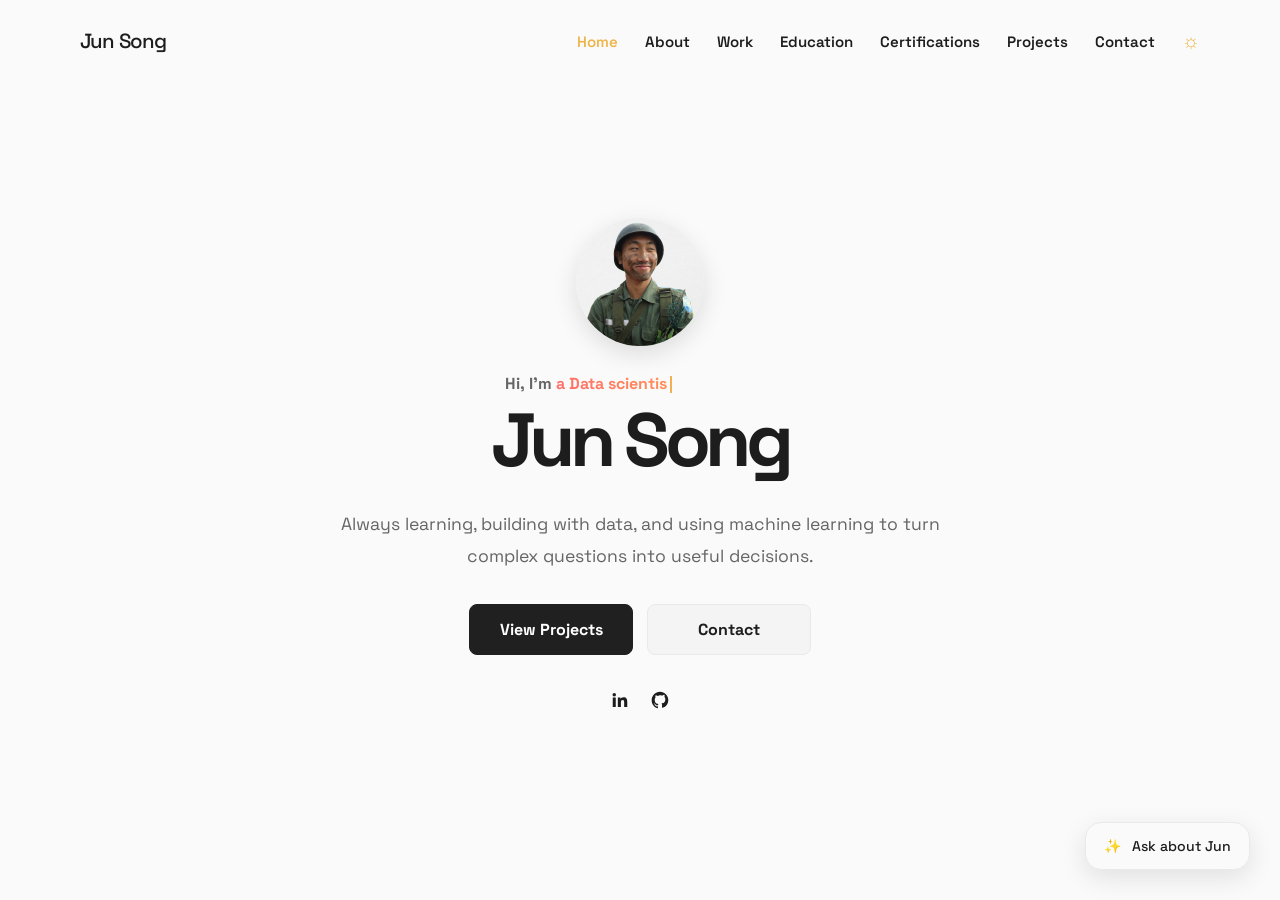
<file: index.html>
<!DOCTYPE html>
<html lang="en">
  <head>
    <meta charset="utf-8">
    <meta name="viewport" content="width=device-width, initial-scale=1">
    <title>Jun Song | Data Scientist</title>
    <link rel="stylesheet" href="style.css">
    <link rel="stylesheet" href="chat.css">
  </head>
  <body>
    <div class="shell">
      <header class="site-header">
        <a class="brand" href="index.html">Jun Song</a>
        <nav class="nav" aria-label="Primary navigation">
          <a href="index.html">Home</a>
          <a href="about.html">About</a>
          <a href="work.html">Work</a>
          <a href="education.html">Education</a>
          <a href="certifications.html">Certifications</a>
          <a href="projects.html">Projects</a>
          <button class="nav-contact" type="button">Contact</button>
          <button class="theme-toggle" type="button" aria-label="Toggle color theme">☼</button>
        </nav>
      </header>

      <main class="hero">
        <button class="portrait-button" type="button" aria-label="Enlarge Jun Song portrait">
          <img class="portrait" src="assets/profile.jpeg" alt="Jun Song">
        </button>
        <section class="hero-content" aria-labelledby="hero-name">
          <p class="eyebrow">Hi, I’m <span id="typed-greeting">a Data scientist</span></p>
          <h1 id="hero-name">Jun Song</h1>
          <p class="lede">Always learning, building with data, and using machine learning to turn complex questions into useful decisions.</p>
          <div class="actions">
            <a class="button primary" href="projects.html">View Projects</a>
            <button class="button contact-trigger" type="button">Contact</button>
          </div>
          <div class="social" aria-label="Jun Song’s links">
            <a href="https://www.linkedin.com/in/junchangsong" target="_blank" rel="noopener noreferrer" aria-label="LinkedIn profile (opens in a new tab)">
              <svg viewBox="0 0 24 24" aria-hidden="true"><path d="M5.1 3.5a2.1 2.1 0 1 1 0 4.2 2.1 2.1 0 0 1 0-4.2ZM3.3 9h3.6v11.5H3.3V9Zm5.8 0h3.4v1.6h.1c.5-.9 1.7-2 3.6-2 3.8 0 4.5 2.5 4.5 5.8v6.1H17v-5.4c0-1.3 0-3-1.8-3-1.8 0-2.1 1.4-2.1 2.9v5.5H9.4V9Z" fill="currentColor"/></svg>
            </a>
            <a href="https://github.com/jspear01?tab=repositories" target="_blank" rel="noopener noreferrer" aria-label="GitHub repositories (opens in a new tab)">
              <svg viewBox="0 0 24 24" aria-hidden="true"><path fill="currentColor" d="M12 2C6.48 2 2 6.58 2 12.23c0 4.52 2.87 8.36 6.84 9.72.5.1.68-.22.68-.49 0-.24-.01-1.04-.01-1.89-2.78.62-3.37-1.21-3.37-1.21-.45-1.18-1.11-1.49-1.11-1.49-.91-.64.07-.63.07-.63 1 .08 1.53 1.05 1.53 1.05.9 1.57 2.35 1.12 2.92.86.09-.67.35-1.12.64-1.38-2.22-.26-4.56-1.14-4.56-5.05 0-1.12.39-2.03 1.03-2.75-.1-.26-.45-1.31.1-2.73 0 0 .84-.27 2.75 1.05A9.3 9.3 0 0 1 12 6.44c.85 0 1.7.12 2.5.34 1.91-1.32 2.75-1.05 2.75-1.05.55 1.42.2 2.47.1 2.73.64.72 1.03 1.63 1.03 2.75 0 3.92-2.35 4.78-4.58 5.04.36.32.68.92.68 1.86 0 1.34-.01 2.42-.01 2.75 0 .27.18.6.69.49A10.25 10.25 0 0 0 22 12.23C22 6.58 17.52 2 12 2Z"/></svg>
            </a>
          </div>
        </section>
      </main>
    </div>

    <div class="modal" id="photo-modal" aria-hidden="true">
      <div class="modal-card photo-card">
        <button class="close-modal" type="button" aria-label="Close">×</button>
        <img src="assets/profile.jpeg" alt="Jun Song">
      </div>
    </div>

    <div class="modal" id="contact-modal" aria-hidden="true">
      <div class="modal-card">
        <button class="close-modal" type="button" aria-label="Close">×</button>
        <p class="eyebrow">Contact</p>
        <h2>Let’s build something useful.</h2>
        <div class="contact-options">
          <button class="copy-email" type="button"><strong>Email</strong><span>junchangsong0@gmail.com</span></button>
          <a href="https://www.linkedin.com/in/junchangsong" target="_blank" rel="noopener noreferrer" aria-label="LinkedIn (opens in a new tab)"><strong>LinkedIn</strong><span>Connect professionally</span></a>
          <a href="tel:7706701138"><strong>Phone</strong><span>770-670-1138</span></a>
        </div>
      </div>
    </div>

    <button class="assistant-prompt" type="button" aria-haspopup="dialog" aria-controls="jun-chat"><span>✨</span><span>Ask about Jun</span></button>
    <dialog id="jun-chat" aria-labelledby="chat-title">
      <header class="chat-heading"><div><h2 id="chat-title">Jun’s assistant</h2><p>Get to know the person behind the portfolio.</p></div><button id="chat-close" type="button" aria-label="Close chat">×</button></header>
      <div id="chat-messages" role="log" aria-live="polite" aria-label="Chat messages"></div>
      <div id="chat-topics" aria-label="Suggested questions"></div>
      <form id="chat-form"><label for="chat-question">Your question</label><div class="chat-input-row"><input id="chat-question" maxlength="600" required placeholder="What does Jun work on?" autocomplete="off"><button type="submit">Send</button></div></form>
      <label class="chat-consent"><input id="chat-ai" type="checkbox"> Use AI when a saved answer doesn’t match</label>
      <p class="chat-privacy">AI questions are sent to Cloudflare and Groq. Don’t include sensitive information. AI can make mistakes. Chat history stays in this tab and is not sent with your next question.</p>
      <p id="chat-status" role="status"></p>
    </dialog>
    <script src="script.js"></script>
    <script src="chat-config.js"></script>
    <script src="chat-knowledge.js"></script>
    <script src="chat.js"></script>
  </body>
</html>
</file>
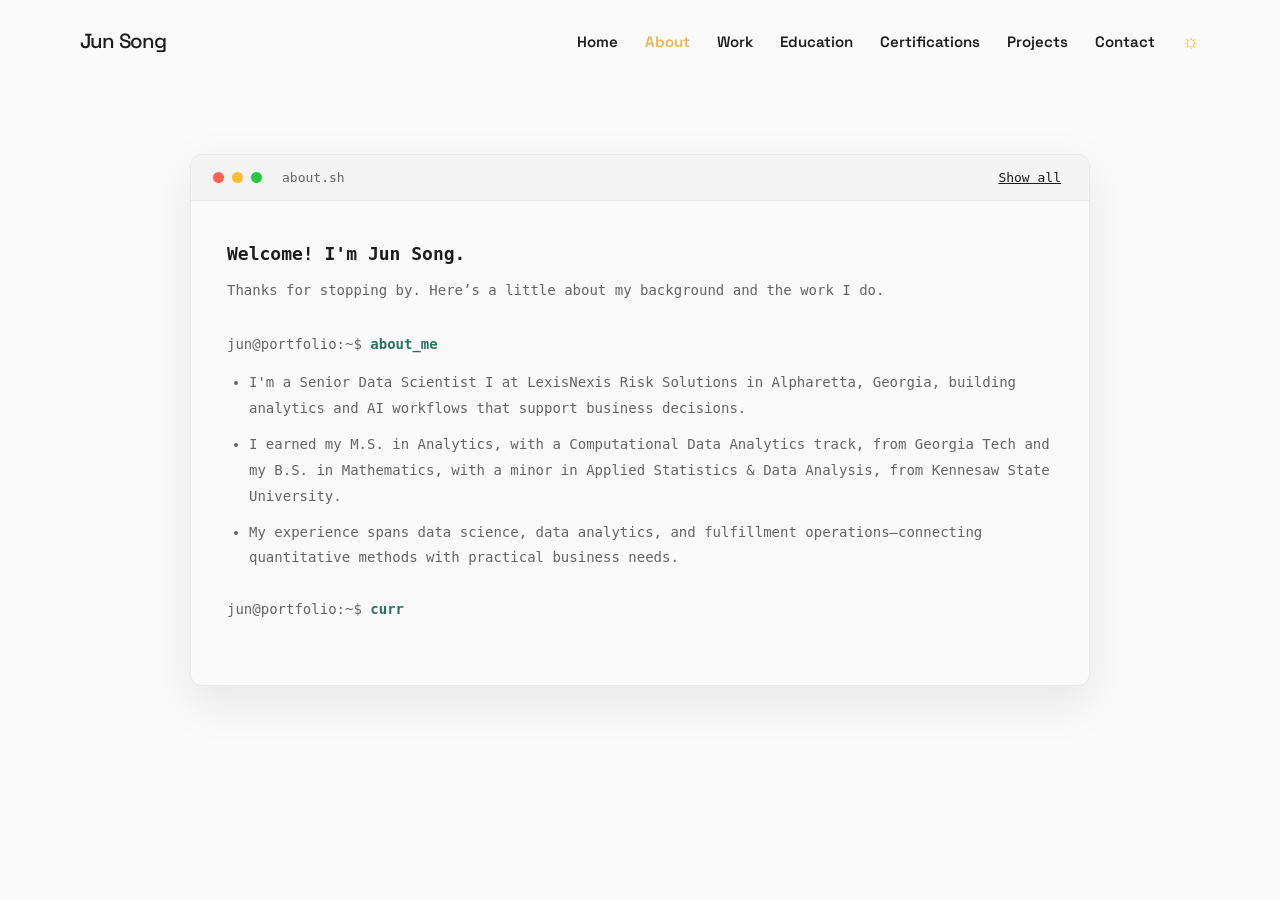
<file: about.html>
<!doctype html>
<html lang="en">
<head>
  <meta charset="utf-8">
  <meta name="viewport" content="width=device-width,initial-scale=1">
  <title>About | Jun Song</title>
  <link rel="stylesheet" href="style.css">
  <link rel="stylesheet" href="about.css">
</head>
<body>
  <div class="shell">
    <header class="site-header">
      <a class="brand" href="index.html">Jun Song</a>
      <nav class="nav" aria-label="Primary navigation">
        <a href="index.html">Home</a><a href="about.html">About</a><a href="work.html">Work</a><a href="education.html">Education</a><a href="certifications.html">Certifications</a><a href="projects.html">Projects</a><a href="contact.html">Contact</a>
      </nav>
    </header>
    <main class="about-page">
      <section class="about-terminal" aria-label="About Jun Song">
        <div class="terminal-bar">
          <span class="terminal-dots" aria-hidden="true"><i></i><i></i><i></i></span>
          <span>about.sh</span>
          <button id="show-about" type="button" hidden>Show all</button>
        </div>
        <div class="terminal-copy">
          <h1>Welcome! I'm Jun Song.</h1>
          <p class="terminal-welcome">Thanks for stopping by. Here’s a little about my background and the work I do.</p>
          <section class="terminal-step">
            <h2><span aria-hidden="true">jun@portfolio:~$ </span><span class="typed-command">about_me</span></h2>
            <ul>
              <li>I'm a Senior Data Scientist I at LexisNexis Risk Solutions in Alpharetta, Georgia, building analytics and AI workflows that support business decisions.</li>
              <li>I earned my M.S. in Analytics, with a Computational Data Analytics track, from Georgia Tech and my B.S. in Mathematics, with a minor in Applied Statistics &amp; Data Analysis, from Kennesaw State University.</li>
              <li>My experience spans data science, data analytics, and fulfillment operations—connecting quantitative methods with practical business needs.</li>
            </ul>
          </section>
          <section class="terminal-step">
            <h2><span aria-hidden="true">jun@portfolio:~$ </span><span class="typed-command">current_strengths</span></h2>
            <ul>
              <li><strong>Analytics &amp; AI:</strong> statistical testing, econometric modeling, causal inference, predictive and prescriptive analytics, deep learning with PyTorch, and generative AI with LLMs.</li>
              <li><strong>Programming &amp; data:</strong> Python, R, advanced SQL, PySpark, Azure, Databricks, modular code design, and Git/GitLab.</li>
              <li><strong>Business communication:</strong> Power BI, Streamlit, Tableau, interactive dashboards, executive reporting, and translating complex findings into actionable insights.</li>
            </ul>
          </section>
          <section class="terminal-step">
            <h2><span aria-hidden="true">jun@portfolio:~$ </span><span class="typed-command">work_in_action</span></h2>
            <ul>
              <li>Deploying an LLM-driven document review workflow and using statistical testing to evaluate algorithmic fairness.</li>
              <li>Automated data extraction that reduced manual processing from 3 hours to 3 minutes.</li>
              <li>Applied modeling and statistical analysis to fulfillment operations, reducing total project operating costs by 20%.</li>
            </ul>
          </section>
          <p class="terminal-signoff">Explore my <a href="work.html">work experience</a> or <a href="contact.html">get in touch</a>.<span class="terminal-cursor" aria-hidden="true">▌</span></p>
        </div>
      </section>
    </main>
  </div>
  <script src="script.js"></script>
  <script src="about.js"></script>
</body>
</html>
</file>
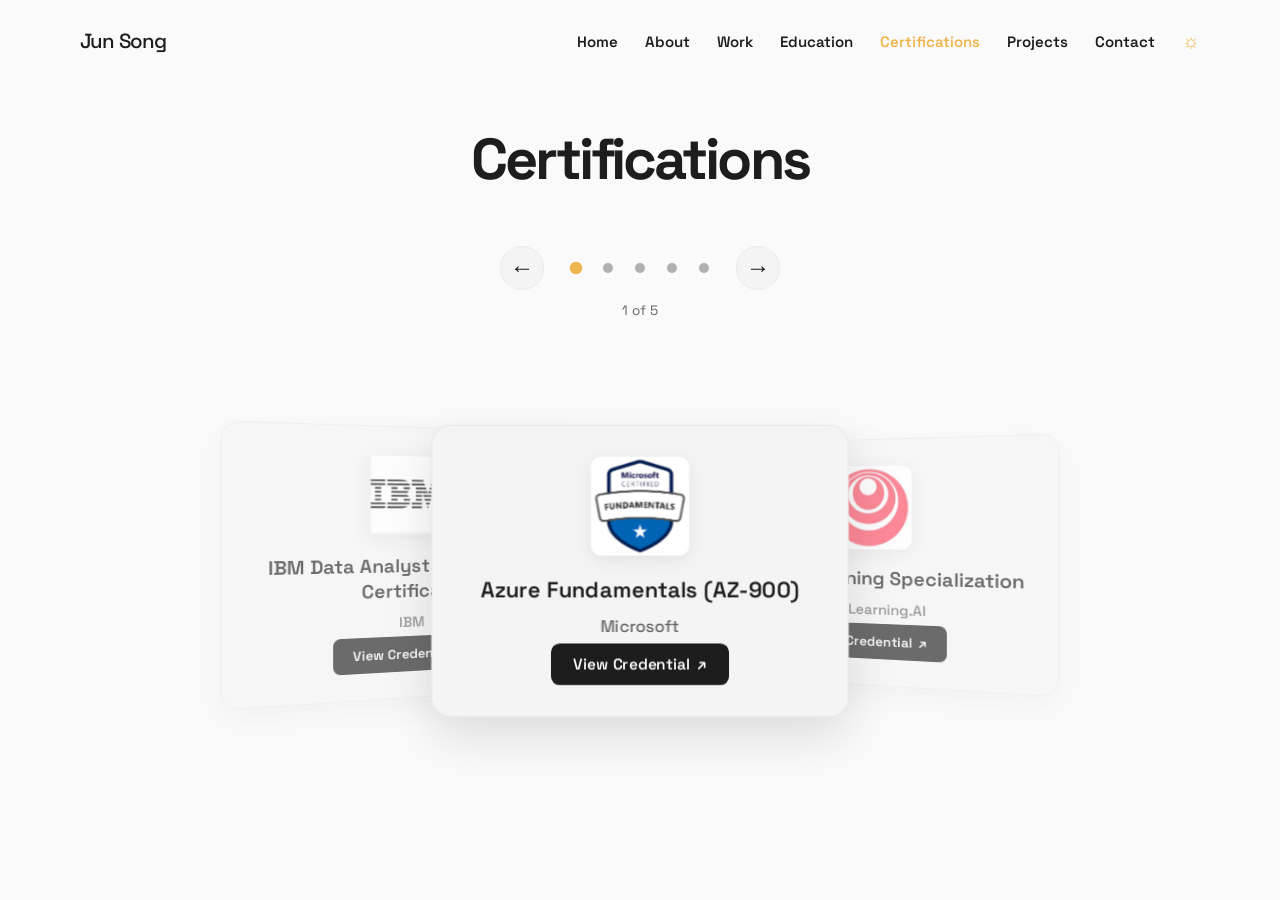
<file: certifications.html>
<!doctype html>
<html lang="en">
<head>
  <meta charset="utf-8">
  <meta name="viewport" content="width=device-width,initial-scale=1">
  <title>Certifications | Jun Song</title>
  <link rel="stylesheet" href="style.css">
  <link rel="stylesheet" href="certifications.css">
</head>
<body>
  <div class="shell">
    <header class="site-header">
      <a class="brand" href="index.html">Jun Song</a>
      <nav class="nav" aria-label="Primary navigation">
        <a href="index.html">Home</a><a href="about.html">About</a><a href="work.html">Work</a><a href="education.html">Education</a><a href="certifications.html">Certifications</a><a href="projects.html">Projects</a><a href="contact.html">Contact</a>
      </nav>
    </header>
    <main class="certifications-page">
      <h1>Certifications</h1>
      <section class="certifications-carousel" aria-label="Professional certifications" aria-roledescription="carousel">
        <div class="carousel-controls">
          <button class="carousel-arrow" type="button" data-step="-1" aria-label="Previous certification"><span aria-hidden="true">←</span></button>
          <div class="carousel-navigation" role="group" aria-label="Choose a certification"></div>
          <button class="carousel-arrow" type="button" data-step="1" aria-label="Next certification"><span aria-hidden="true">→</span></button>
        </div>
        <p class="carousel-status" aria-live="polite" aria-atomic="true"></p>
        <div class="certifications-track" tabindex="0">
          <!-- Cards populated and managed by certifications.js -->
        </div>
      </section>
    </main>
  </div>
  <script src="script.js"></script>
  <script src="certifications.js"></script>
</body>
</html>
</file>
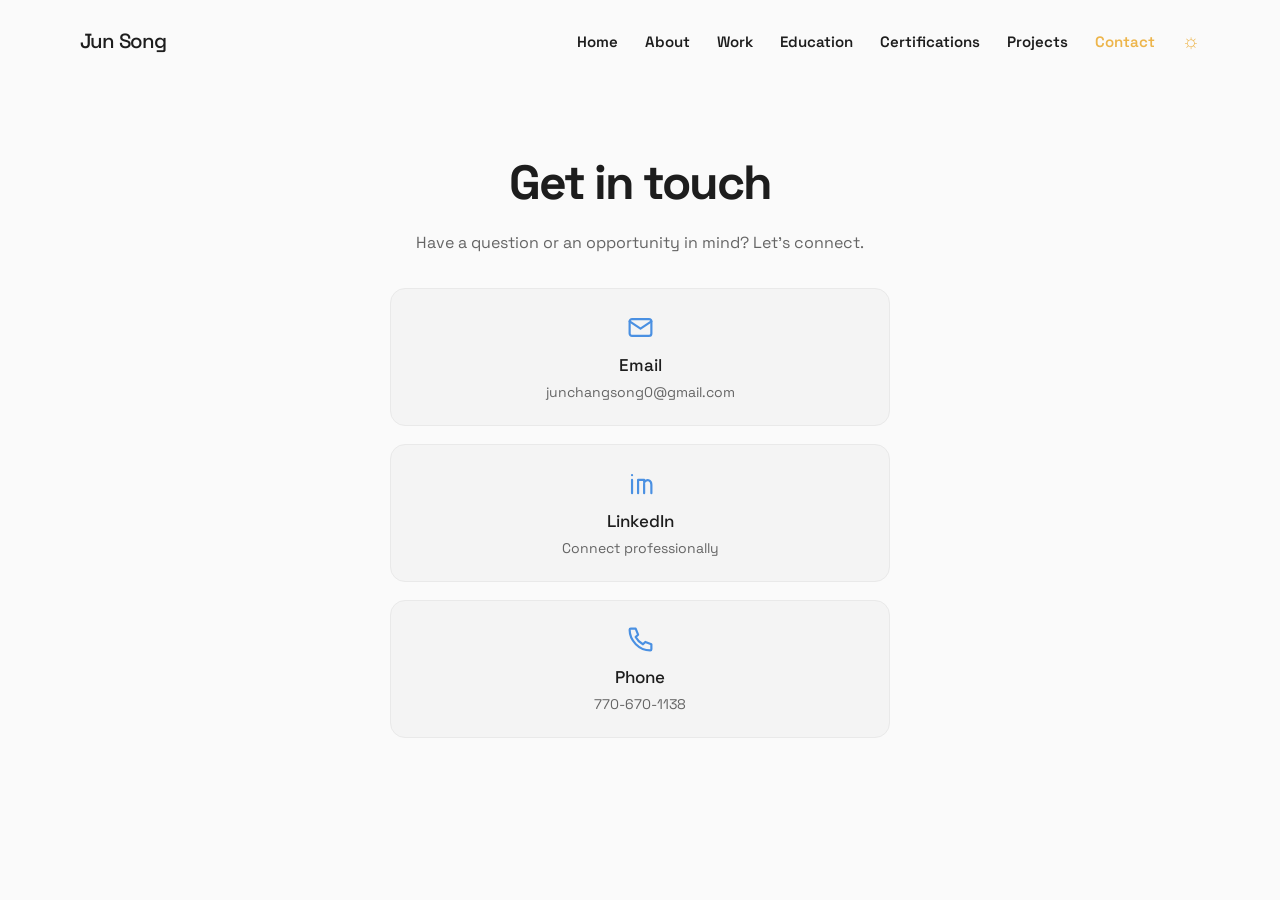
<file: contact.html>
<!doctype html>
<html lang="en">
<head>
  <meta charset="utf-8">
  <meta name="viewport" content="width=device-width,initial-scale=1">
  <title>Contact | Jun Song</title>
  <link rel="stylesheet" href="style.css">
</head>
<body>
  <div class="shell">
    <header class="site-header">
      <a class="brand" href="index.html">Jun Song</a>
      <nav class="nav" aria-label="Primary navigation">
        <a href="index.html">Home</a><a href="about.html">About</a><a href="work.html">Work</a><a href="education.html">Education</a><a href="certifications.html">Certifications</a><a href="projects.html">Projects</a><a href="contact.html">Contact</a>
      </nav>
    </header>
    <main class="contact-page">
      <h1>Get in touch</h1>
      <p>Have a question or an opportunity in mind? Let’s connect.</p>
      <div class="contact-methods contact-page-options"></div>
      <noscript><p><a href="mailto:junchangsong0@gmail.com">Email Jun</a> · <a href="https://www.linkedin.com/in/junchangsong" target="_blank" rel="noopener noreferrer">LinkedIn</a> · <a href="tel:+17706701138">770-670-1138</a></p></noscript>
    </main>
  </div>
  <script src="script.js"></script>
</body>
</html>
</file>
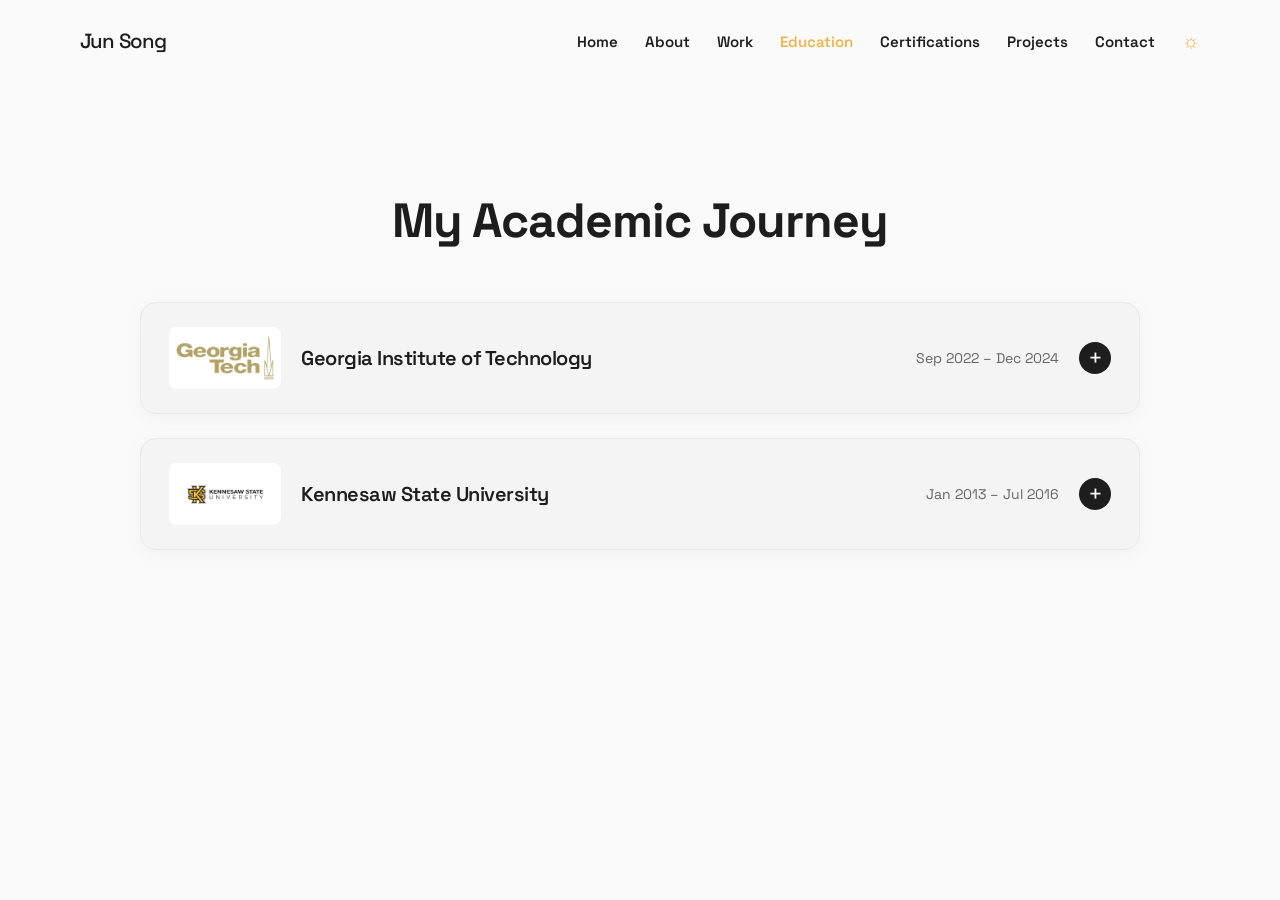
<file: education.html>
<!doctype html>
<html lang="en">
<head>
  <meta charset="utf-8">
  <meta name="viewport" content="width=device-width,initial-scale=1">
  <title>Education | Jun Song</title>
  <link rel="stylesheet" href="style.css">
  <link rel="stylesheet" href="education.css">
</head>
<body>
  <div class="shell">
    <header class="site-header">
      <a class="brand" href="index.html">Jun Song</a>
      <nav class="nav" aria-label="Primary navigation">
        <a href="index.html">Home</a><a href="about.html">About</a><a href="work.html">Work</a><a href="education.html">Education</a><a href="certifications.html">Certifications</a><a href="projects.html">Projects</a><a href="contact.html">Contact</a>
      </nav>
    </header>
    <main class="education-page">
      <h1>My Academic Journey</h1>
      <div class="education-list">
        <details class="education-card">
          <summary>
            <img class="university-logo" src="assets/georgia-tech.png" alt="Georgia Tech logo">
            <span class="university-name">Georgia Institute of Technology</span>
            <span class="education-date">Sep 2022 – Dec 2024</span>
            <span class="education-toggle" aria-hidden="true">+</span>
          </summary>
          <div class="education-content">
            <p class="education-location">Atlanta, GA</p>
            <h2>Master of Science in Analytics</h2>
            <p>Track: Computational Data Analytics</p>
            <p class="education-gpa">GPA: 3.83</p>
          </div>
        </details>
        <details class="education-card">
          <summary>
            <img class="university-logo" src="assets/kennesaw-state.png" alt="Kennesaw State University logo">
            <span class="university-name">Kennesaw State University</span>
            <span class="education-date">Jan 2013 – Jul 2016</span>
            <span class="education-toggle" aria-hidden="true">+</span>
          </summary>
          <div class="education-content">
            <p class="education-location">Kennesaw, GA</p>
            <h2>Bachelor of Science in Mathematics</h2>
            <p>Minor: Applied Statistics &amp; Data Analysis</p>
            <p class="education-gpa">GPA: 3.94</p>
          </div>
        </details>
      </div>
    </main>
  </div>
  <script src="script.js"></script>
</body>
</html>
</file>
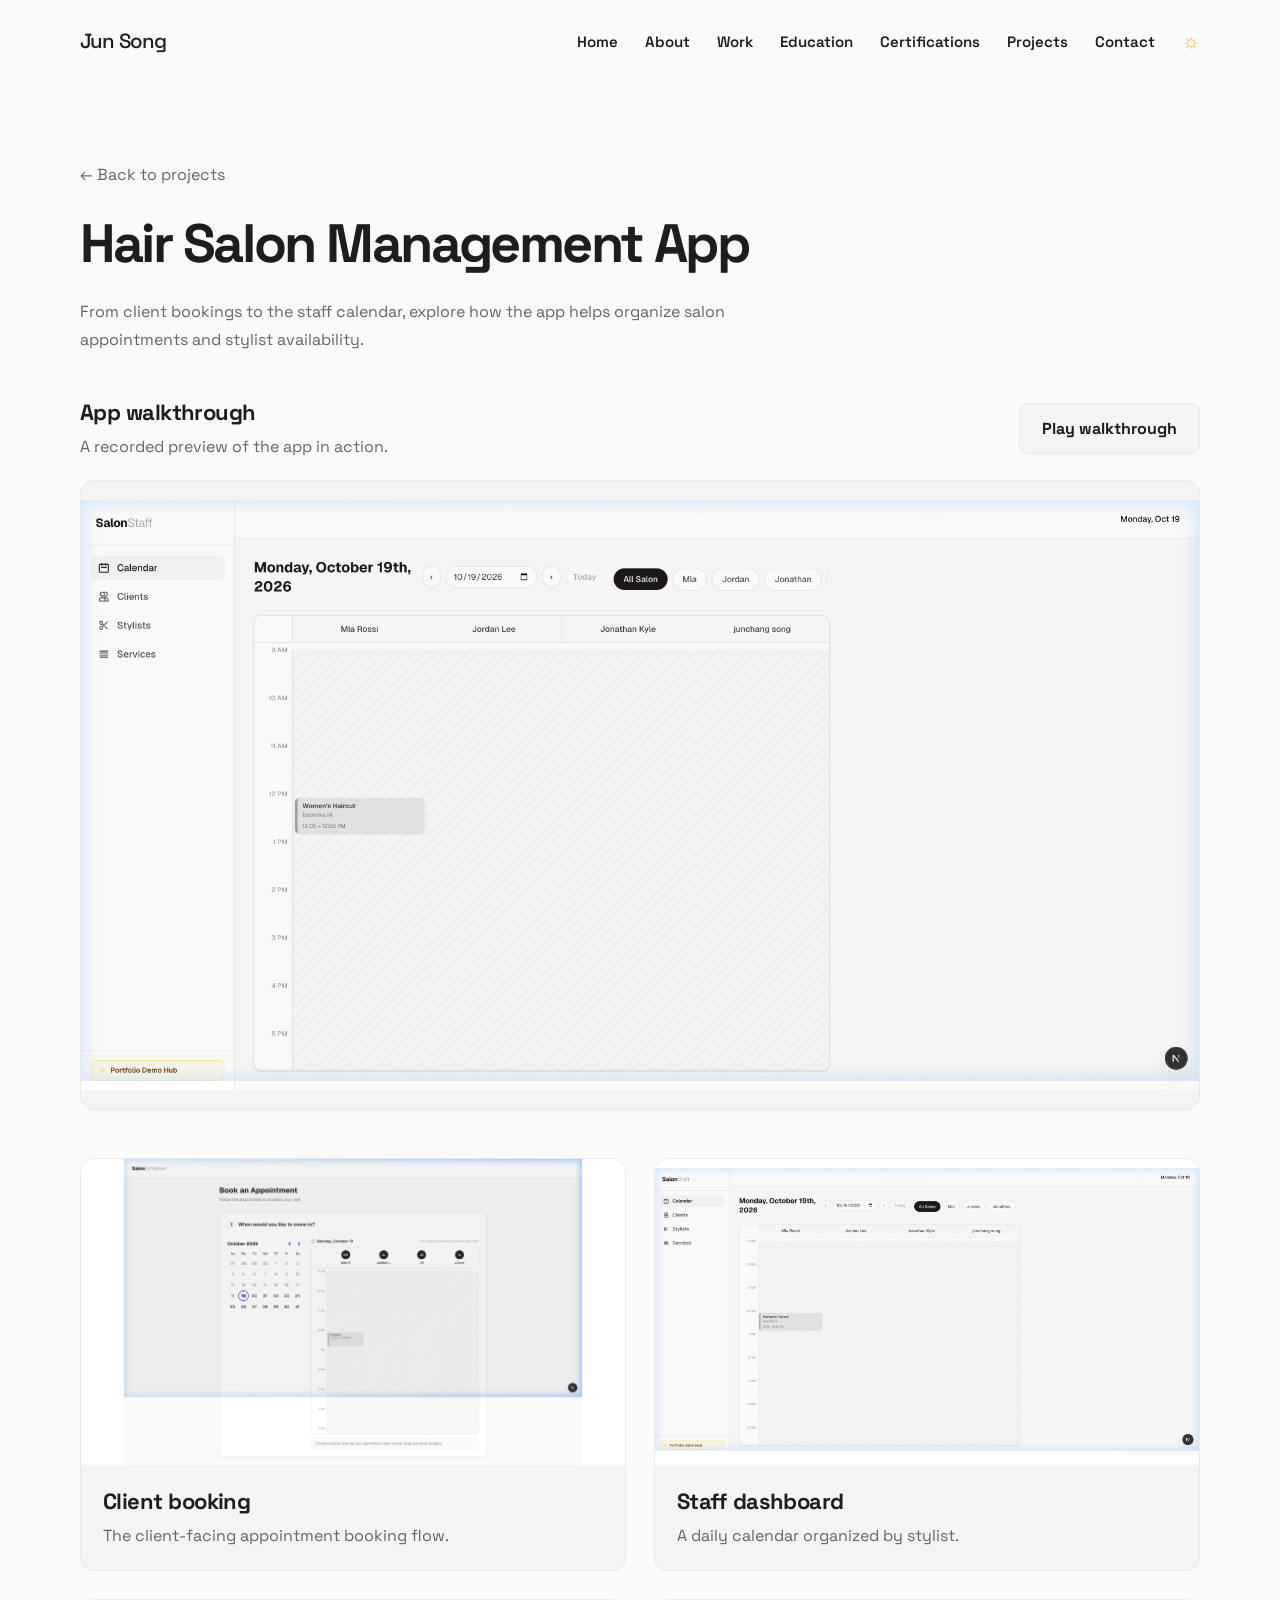
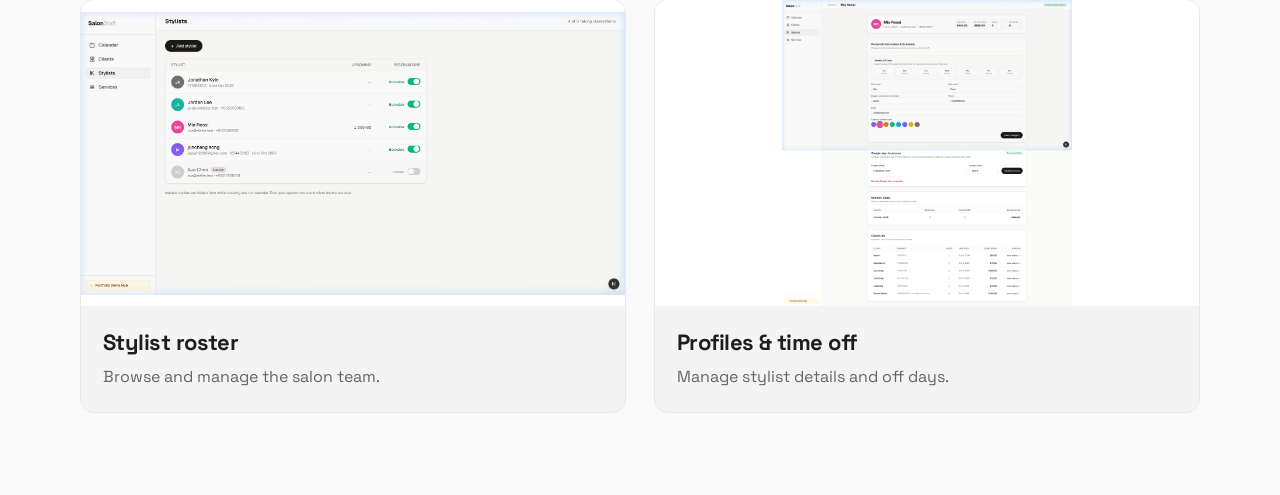
<file: hair-salon-demo.html>
<!doctype html>
<html lang="en">
<head>
  <meta charset="utf-8">
  <meta name="viewport" content="width=device-width,initial-scale=1">
  <title>Hair Salon Management App Demo | Jun Song</title>
  <link rel="stylesheet" href="style.css">
  <link rel="stylesheet" href="hair-salon-demo.css">
</head>
<body>
  <div class="shell">
    <header class="site-header">
      <a class="brand" href="index.html">Jun Song</a>
      <nav class="nav" aria-label="Primary navigation">
        <a href="index.html">Home</a><a href="about.html">About</a><a href="work.html">Work</a><a href="education.html">Education</a><a href="certifications.html">Certifications</a><a href="projects.html">Projects</a><a href="contact.html">Contact</a>
      </nav>
    </header>
    <main class="page salon-demo">
      <a class="back-projects" href="projects.html">← Back to projects</a>
      <h1>Hair Salon Management App</h1>
      <p class="demo-intro">From client bookings to the staff calendar, explore how the app helps organize salon appointments and stylist availability.</p>
      <section aria-labelledby="walkthrough-title">
        <div class="demo-heading">
          <div><h2 id="walkthrough-title">App walkthrough</h2><p>A recorded preview of the app in action.</p></div>
          <button class="button" id="walkthrough-toggle" type="button" aria-controls="salon-walkthrough" aria-pressed="false" hidden>Play walkthrough</button>
        </div>
        <img id="salon-walkthrough" class="demo-screen" src="assets/hair-salon-demo/03_staff_dashboard.png" width="1600" height="900" alt="Hair salon app staff calendar. Play the walkthrough to see the app flow.">
        <noscript><p><a href="assets/hair-salon-demo/portfolio_walkthrough.webp">View animated walkthrough</a></p></noscript>
      </section>
      <section class="demo-gallery" aria-label="App screenshots">
        <figure><a href="assets/hair-salon-demo/02_client_booking.png" target="_blank" rel="noopener noreferrer"><img src="assets/hair-salon-demo/02_client_booking.png" alt="Client appointment booking screen" loading="lazy"></a><figcaption><h2>Client booking</h2><p>The client-facing appointment booking flow.</p></figcaption></figure>
        <figure><a href="assets/hair-salon-demo/03_staff_dashboard.png" target="_blank" rel="noopener noreferrer"><img src="assets/hair-salon-demo/03_staff_dashboard.png" alt="Staff dashboard with a daily appointment calendar" loading="lazy"></a><figcaption><h2>Staff dashboard</h2><p>A daily calendar organized by stylist.</p></figcaption></figure>
        <figure><a href="assets/hair-salon-demo/04_stylists_roster.png" target="_blank" rel="noopener noreferrer"><img src="assets/hair-salon-demo/04_stylists_roster.png" alt="Salon stylist roster" loading="lazy"></a><figcaption><h2>Stylist roster</h2><p>Browse and manage the salon team.</p></figcaption></figure>
        <figure><a href="assets/hair-salon-demo/05_stylist_profile_off_days.png" target="_blank" rel="noopener noreferrer"><img src="assets/hair-salon-demo/05_stylist_profile_off_days.png" alt="Stylist profile and off-day management" loading="lazy"></a><figcaption><h2>Profiles &amp; time off</h2><p>Manage stylist details and off days.</p></figcaption></figure>
      </section>
    </main>
  </div>
  <script src="script.js"></script>
  <script src="hair-salon-demo.js"></script>
</body>
</html>
</file>
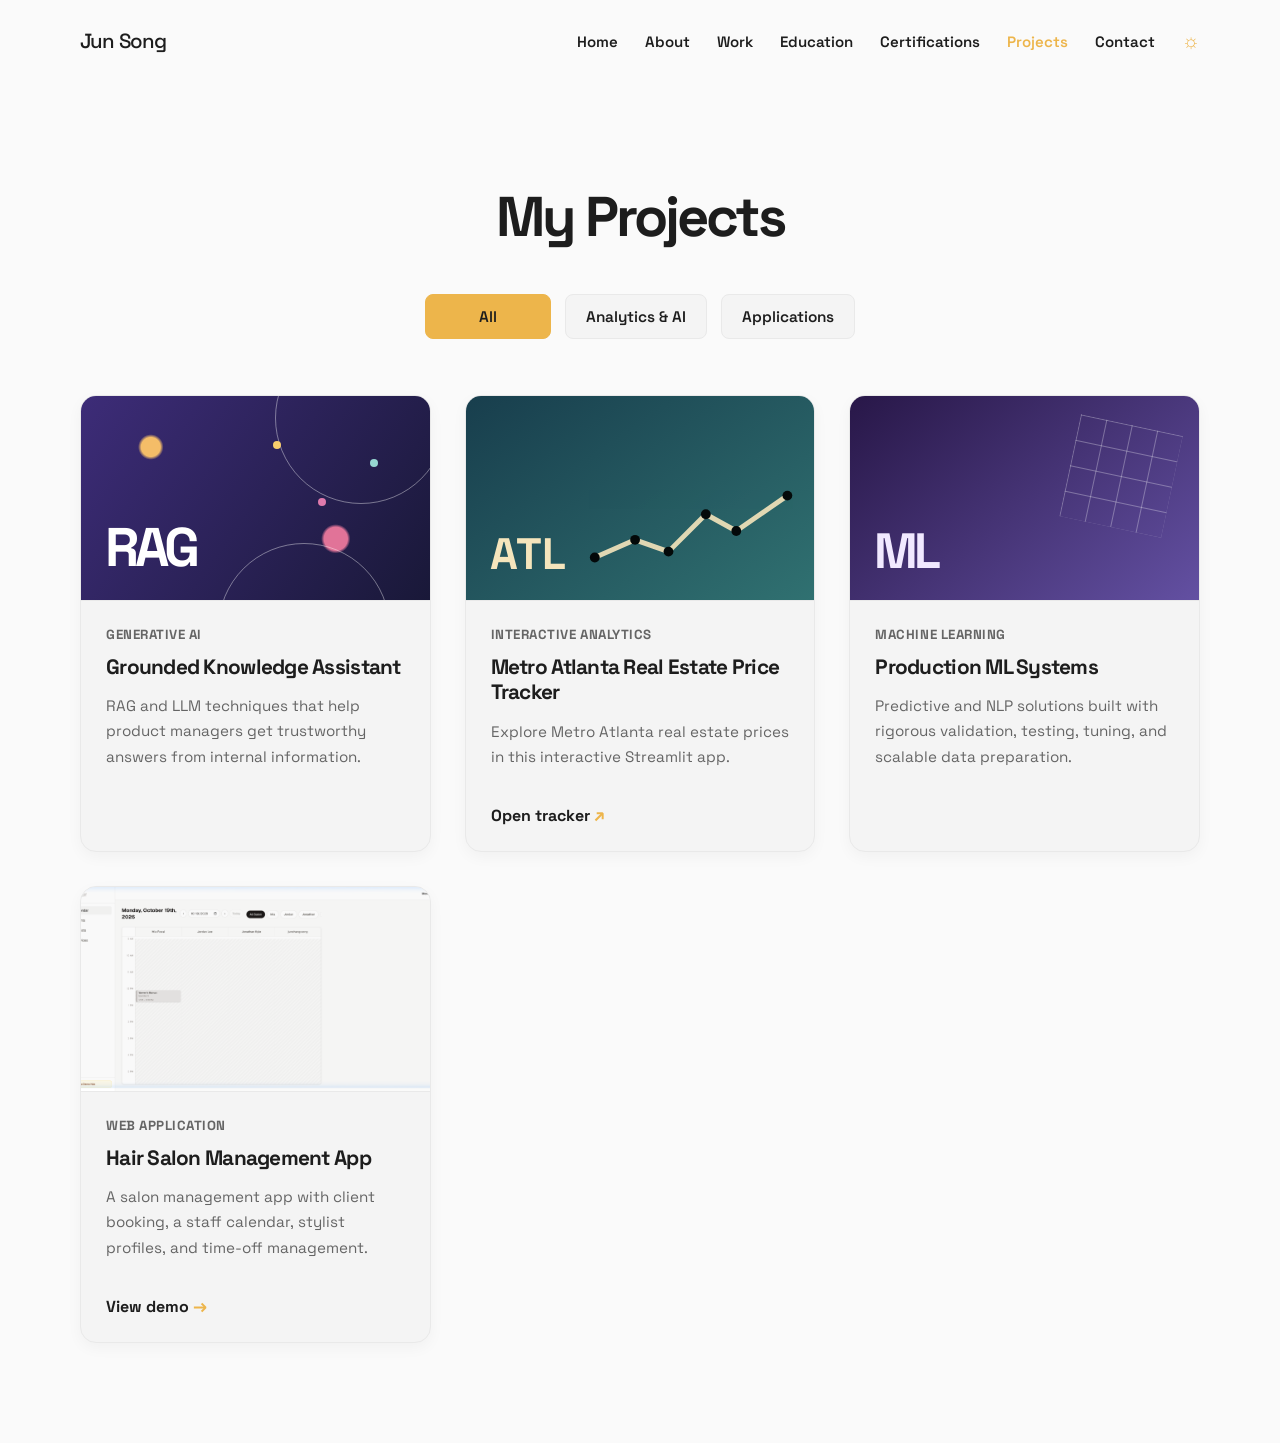
<file: projects.html>
<!doctype html>
<html lang="en">
<head>
  <meta charset="utf-8">
  <meta name="viewport" content="width=device-width,initial-scale=1">
  <title>Projects | Jun Song</title>
  <link rel="stylesheet" href="style.css">
  <link rel="stylesheet" href="projects.css">
</head>
<body>
  <div class="shell">
    <header class="site-header">
      <a class="brand" href="index.html">Jun Song</a>
      <nav class="nav" aria-label="Primary navigation">
        <a href="index.html">Home</a><a href="about.html">About</a><a href="work.html">Work</a><a href="education.html">Education</a><a href="certifications.html">Certifications</a><a href="projects.html">Projects</a><a href="contact.html">Contact</a>
      </nav>
    </header>
    <main class="projects-page">
      <h1>My Projects</h1>
      <div class="project-tabs" role="tablist" aria-label="Project categories">
        <button class="project-tab is-active" type="button" role="tab" aria-selected="true" data-filter="all">All</button>
        <button class="project-tab" type="button" role="tab" aria-selected="false" data-filter="analytics">Analytics &amp; AI</button>
        <button class="project-tab" type="button" role="tab" aria-selected="false" data-filter="app">Applications</button>
      </div>
      <section class="project-grid" aria-live="polite">
        <article class="project-card" data-category="analytics">
          <div class="project-visual project-visual-rag" aria-hidden="true"><span>RAG</span><i></i><i></i><i></i></div>
          <div class="project-copy">
            <p class="project-type">Generative AI</p>
            <h2>Grounded Knowledge Assistant</h2>
            <p>RAG and LLM techniques that help product managers get trustworthy answers from internal information.</p>
          </div>
        </article>
        <article class="project-card" data-category="analytics">
          <div class="project-visual project-visual-atl" aria-hidden="true"><span>ATL</span><svg viewBox="0 0 220 90"><path d="M12 73 53 55l34 12 38-38 31 17 52-36" fill="none" stroke="currentColor" stroke-width="5" stroke-linecap="round" stroke-linejoin="round"/><circle cx="12" cy="73" r="5"/><circle cx="53" cy="55" r="5"/><circle cx="87" cy="67" r="5"/><circle cx="125" cy="29" r="5"/><circle cx="156" cy="46" r="5"/><circle cx="208" cy="10" r="5"/></svg></div>
          <div class="project-copy">
            <p class="project-type">Interactive analytics</p>
            <h2>Metro Atlanta Real Estate Price Tracker</h2>
            <p>Explore Metro Atlanta real estate prices in this interactive Streamlit app.</p>
            <a class="project-link" href="https://metro-atlanta-house-tracker.streamlit.app/" target="_blank" rel="noopener noreferrer">Open tracker <span aria-hidden="true">↗</span></a>
          </div>
        </article>
        <article class="project-card" data-category="analytics">
          <div class="project-visual project-visual-ml" aria-hidden="true"><span>ML</span><div class="ml-grid"></div></div>
          <div class="project-copy">
            <p class="project-type">Machine learning</p>
            <h2>Production ML Systems</h2>
            <p>Predictive and NLP solutions built with rigorous validation, testing, tuning, and scalable data preparation.</p>
          </div>
        </article>
        <article class="project-card" data-category="app">
          <img class="project-image" src="assets/hair-salon-demo/03_staff_dashboard.png" alt="Hair Salon Management App staff dashboard" loading="lazy">
          <div class="project-copy">
            <p class="project-type">Web application</p>
            <h2>Hair Salon Management App</h2>
            <p>A salon management app with client booking, a staff calendar, stylist profiles, and time-off management.</p>
            <a class="project-link" href="hair-salon-demo.html">View demo <span aria-hidden="true">→</span></a>
          </div>
        </article>
      </section>
    </main>
  </div>
  <script src="script.js"></script>
  <script src="projects.js"></script>
</body>
</html>
</file>
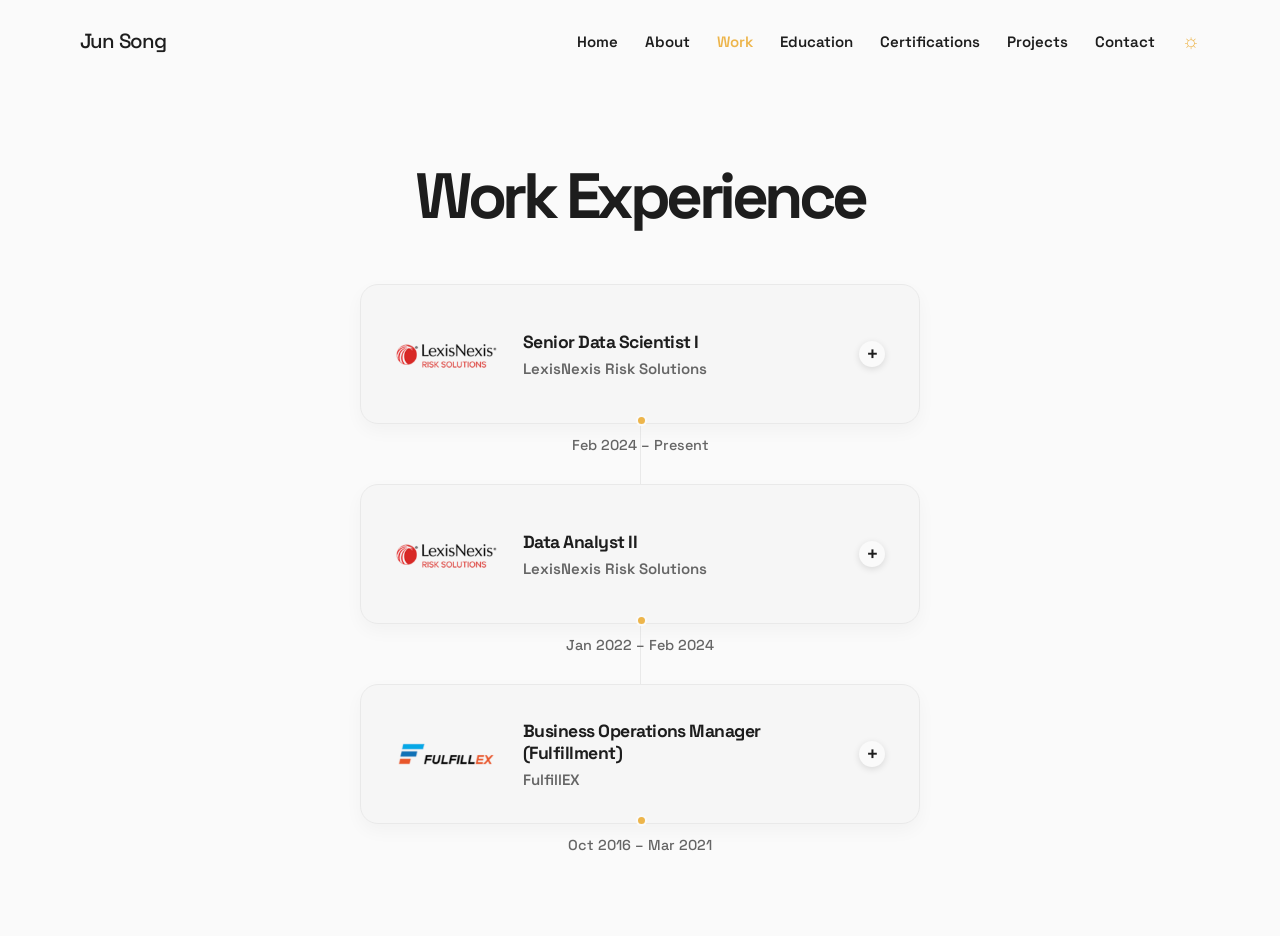
<file: work.html>
<!doctype html>
<html lang="en">
  <head>
    <meta charset="utf-8">
    <meta name="viewport" content="width=device-width, initial-scale=1">
    <title>Work | Jun Song</title>
    <link rel="stylesheet" href="style.css">
  </head>
  <body>
    <div class="shell">
      <header class="site-header">
        <a class="brand" href="index.html">Jun Song</a>
        <nav class="nav" aria-label="Primary navigation">
          <a href="index.html">Home</a>
          <a href="about.html">About</a>
          <a href="work.html">Work</a>
          <a href="education.html">Education</a>
          <a href="certifications.html">Certifications</a>
          <a href="projects.html">Projects</a>
          <a href="contact.html">Contact</a>
        </nav>
      </header>

      <main class="page work-page">
        <h1 class="page-title">Work Experience</h1>

        <section class="work-timeline" aria-label="Work history">
          <article class="experience-item">
            <details class="experience-card">
              <summary>
                <img class="company-logo lexisnexis-logo" src="assets/lexisnexis-risk-solutions-logo.png" alt="LexisNexis Risk Solutions">
                <span class="experience-heading">
                  <strong>Senior Data Scientist I</strong>
                  <span>LexisNexis Risk Solutions</span>
                </span>
                <span class="expand-mark" aria-hidden="true">+</span>
              </summary>
              <div class="experience-details">
                <p class="experience-location">Alpharetta, GA</p>
                <ul>
                  <li>Solve complex business problems with autonomy by building descriptive, diagnostic, predictive, and prescriptive analytics in Azure and Databricks, serving as a go-to quantitative resource for the organization.</li>
                  <li>Serve as an internal consultant to leadership and cross-functional stakeholders, defining requirements through Statements of Work (SoWs) and deploying an LLM-driven document review workflow that accelerates operational productivity.</li>
                  <li>Execute rigorous statistical and econometric testing to validate compliance with strict government regulations, delivering unbiased analytical evidence that proves algorithmic fairness across diverse operational scenarios.</li>
                  <li>Create clear interactive visualizations and business intelligence tools (Power BI, Streamlit) that turn raw, complex data into actionable insights, enabling department leaders to monitor project impact over time.</li>
                </ul>
              </div>
            </details>
            <p class="experience-date">Feb 2024 – Present</p>
          </article>

          <article class="experience-item">
            <details class="experience-card">
              <summary>
                <img class="company-logo lexisnexis-logo" src="assets/lexisnexis-risk-solutions-logo.png" alt="LexisNexis Risk Solutions">
                <span class="experience-heading">
                  <strong>Data Analyst II</strong>
                  <span>LexisNexis Risk Solutions</span>
                </span>
                <span class="expand-mark" aria-hidden="true">+</span>
              </summary>
              <div class="experience-details">
                <p class="experience-location">Alpharetta, GA</p>
                <ul>
                  <li>Sourced, integrated, and prepared large, varied datasets using Python and SQL, partnering closely with data stewards and IT teams to enforce data management standards and ensure high data quality.</li>
                  <li>Engineered automated data extraction pipelines across multiple internal and external sources, slashing manual processing time from 3 hours to 3 minutes and advising on best practices for data manipulation.</li>
                  <li>Developed, documented, tested, and maintained internal analytical reports in strict alignment with organizational policies, framing business scenarios to assess downstream impact on key decisions.</li>
                </ul>
              </div>
            </details>
            <p class="experience-date">Jan 2022 – Feb 2024</p>
          </article>

          <article class="experience-item">
            <details class="experience-card">
              <summary>
                <img class="company-logo fulfillex-logo" src="assets/fulfillex-logo.png" alt="FulfillEX">
                <span class="experience-heading">
                  <strong>Business Operations Manager (Fulfillment)</strong>
                  <span>FulfillEX</span>
                </span>
                <span class="expand-mark" aria-hidden="true">+</span>
              </summary>
              <div class="experience-details">
                <p class="experience-location">Chamblee, GA</p>
                <ul>
                  <li>Applied econometric modeling and statistical analysis to evaluate business processes and maturity models, uncovering optimization opportunities that reduced total project operating costs by 20%.</li>
                  <li>Defined and tracked core business metrics to demonstrate operational performance over time, working iteratively with clients and leadership to incorporate feedback into strategic planning.</li>
                  <li>Translated complex operational challenges into structured analytical solutions, delivering clear presentations that supported sound decision-making across commercial departments.</li>
                </ul>
              </div>
            </details>
            <p class="experience-date">Oct 2016 – Mar 2021</p>
          </article>
        </section>
      </main>
    </div>
    <script src="script.js"></script>
  </body>
</html>
</file>
<file: style.css>
@import url('https://fonts.googleapis.com/css2?family=Space+Grotesk:wght@400;500;600;700&display=swap');

:root {
  --bg: #fafafa;
  --ink: #1d1d1d;
  --muted: #656565;
  --line: #e9e9e9;
  --panel: #f4f4f4;
  --accent: #edb54b;
}

html[data-theme="dark"] {
  --bg: #151515;
  --ink: #f4f4f4;
  --muted: #b7b7b7;
  --line: #323232;
  --panel: #242424;
  --accent: #f0c35e;
}

* { box-sizing: border-box; }
html { scroll-behavior: smooth; }
body { margin: 0; background: var(--bg); color: var(--ink); font-family: "Space Grotesk", ui-sans-serif, system-ui, sans-serif; transition: background .25s, color .25s; }
a { color: inherit; text-decoration: none; }
.shell { width: min(1120px, calc(100% - 64px)); margin: auto; }

.site-header { display: flex; align-items: center; justify-content: space-between; gap: 28px; padding: 28px 0; }
.brand { font-size: 1.28rem; font-weight: 500; letter-spacing: -.04em; }
.nav { display: flex; align-items: center; flex-wrap: wrap; justify-content: flex-end; gap: 27px; }
.nav-links { display: flex; align-items: center; flex-wrap: wrap; gap: 27px; }
.menu-toggle { display: none; width: 34px; height: 34px; padding: 7px; border: 0; border-radius: 8px; color: var(--ink); background: transparent; cursor: pointer; }
.menu-toggle span { display: block; width: 20px; height: 2px; margin: 4px auto; border-radius: 99px; background: currentColor; transition: transform .25s ease, opacity .2s ease; }
.nav a, .nav-contact, .theme-toggle { padding: 0; border: 0; color: var(--ink); background: none; cursor: pointer; font: 600 .94rem "Space Grotesk", sans-serif; }
.theme-toggle { color: var(--accent); font-size: 1.25rem; }
.nav a:hover, .nav a.active, .nav-contact:hover { color: var(--accent); }

main { min-height: calc(100vh - 95px); }
.hero { display: flex; min-height: calc(100vh - 95px); flex-direction: column; align-items: center; justify-content: center; padding: 98px 0 138px; text-align: center; }
.portrait-button { appearance: none; padding: 0; border: 0; background: none; cursor: zoom-in; }
.portrait { display: block; width: 128px; height: 128px; border: 0; border-radius: 50%; box-shadow: 0 8px 24px rgba(0, 0, 0, .12); object-fit: cover; object-position: center; }
.hero-content { width: min(680px, 100%); margin-top: 27px; }
.eyebrow { margin: 0 0 9px; color: var(--muted); font-size: 1rem; font-weight: 700; }
.eyebrow #typed-greeting { display: inline-block; min-width: 22ch; text-align: left; background: linear-gradient(45deg, #FF6B6B, #FFB344); -webkit-background-clip: text; background-clip: text; color: transparent; }
html[data-theme="dark"] .eyebrow #typed-greeting { background-image: linear-gradient(45deg, #FFB7C5, #FFDDB7); }
.eyebrow #typed-greeting::after { display: inline-block; margin-left: 2px; color: var(--accent); content: "|"; font-weight: 500; animation: blink .8s steps(1, end) infinite; }
@keyframes blink { 50% { opacity: 0; } }
.hero h1, .page-title { margin: 0; font-size: clamp(3.2rem, 6.2vw, 4.7rem); line-height: 1; letter-spacing: -.07em; }
.lede { max-width: 660px; margin: 31px auto; color: var(--muted); font-size: 1.1rem; line-height: 1.8; }
.actions { display: flex; align-items: center; justify-content: center; flex-wrap: wrap; gap: 14px; }
.button { display: inline-flex; align-items: center; justify-content: center; min-width: 164px; padding: 14px 22px; border: 1px solid var(--line); border-radius: 8px; color: var(--ink); background: var(--panel); cursor: pointer; font: 700 1rem "Space Grotesk", sans-serif; transition: transform .2s, background .2s; }
.button:hover { transform: translateY(-2px); }
.button.primary { border-color: #202020; color: #fff; background: #202020; }
.social { display: flex; justify-content: center; gap: 18px; margin-top: 34px; }
.social a { display: grid; width: 22px; height: 22px; place-items: center; font-size: .88rem; font-weight: 700; }
.social svg { width: 20px; height: 20px; }
.social a:hover { color: var(--accent); }

.modal { position: fixed; inset: 0; z-index: 10; display: none; align-items: center; justify-content: center; padding: 24px; background: rgba(0, 0, 0, .48); }
.modal.is-open { display: flex; }
.modal-card { position: relative; width: min(470px, 100%); padding: 34px; border-radius: 18px; background: var(--bg); box-shadow: 0 18px 60px rgba(0, 0, 0, .25); }
.modal-card h2 { margin: 0 0 25px; font-size: 1.8rem; letter-spacing: -.04em; }
.photo-card { width: min(660px, 100%); padding: 10px; }
.photo-card img { display: block; width: 100%; max-height: 76vh; border-radius: 12px; object-fit: cover; }
.close-modal { position: absolute; top: 8px; right: 12px; z-index: 1; width: 32px; height: 32px; border: 0; border-radius: 50%; color: var(--ink); background: var(--bg); cursor: pointer; font-size: 1.4rem; }
.contact-options { display: grid; gap: 10px; }
.contact-options a { padding: 14px; border: 1px solid var(--line); border-radius: 10px; transition: border-color .2s; }
.contact-options a:hover { border-color: var(--accent); }
.contact-options span { display: block; margin-top: 4px; color: var(--muted); font-size: .9rem; }
.assistant-prompt { position: fixed; right: 30px; bottom: 30px; display: flex; align-items: center; gap: 10px; padding: 14px 18px; border: 1px solid var(--line); border-radius: 16px; color: var(--ink); background: var(--bg); box-shadow: 0 8px 26px rgba(0, 0, 0, .1); cursor: pointer; font: 500 .88rem "Space Grotesk", sans-serif; text-align: left; }

.assistant-message { position: fixed; right: 30px; bottom: 112px; z-index: 5; width: min(310px, calc(100vw - 36px)); padding: 20px; border: 1px solid var(--line); border-radius: 16px; background: var(--bg); color: var(--ink); box-shadow: 0 8px 26px rgba(0, 0, 0, .1); line-height: 1.6; }
@media (max-width: 820px) { .assistant-message { right: 18px; bottom: 100px; } }
.page { padding: 82px 0; }
.page-title { font-size: clamp(2.7rem, 5vw, 4.2rem); }
.grid { display: grid; grid-template-columns: repeat(3, 1fr); gap: 18px; margin-top: 34px; }
.card { padding: 26px; border: 1px solid var(--line); border-radius: 14px; background: var(--bg); transition: box-shadow .2s, transform .2s; }
.card:hover { box-shadow: 0 12px 34px rgba(0, 0, 0, .08); transform: translateY(-3px); }
.card h2, .card h3 { margin: 0 0 10px; letter-spacing: -.035em; }
.card p, .detail { color: var(--muted); line-height: 1.65; }
.tag, .meta { margin: 0 0 13px; color: var(--muted); font-size: .86rem; }
.work-row { display: grid; grid-template-columns: 1fr 190px; align-items: start; gap: 22px; margin: 18px 0; }
.work-row time { padding: 16px 0; color: var(--muted); }
.accordion details { margin: 14px 0; padding: 20px; border: 1px solid var(--line); border-radius: 12px; background: var(--bg); }
.accordion summary { cursor: pointer; font-size: 1.1rem; font-weight: 700; }
.accordion p, .accordion li { color: var(--muted); line-height: 1.65; }
.empty { padding: 40px; border: 1px dashed var(--line); border-radius: 14px; color: var(--muted); text-align: center; }
.contact-grid { display: grid; grid-template-columns: repeat(3, 1fr); gap: 18px; margin-top: 34px; }
.contact-card { padding: 25px; border: 1px solid var(--line); border-radius: 14px; background: var(--bg); }
.contact-card span { display: block; margin-top: 7px; color: var(--muted); }
.footer { padding: 28px 0; border-top: 1px solid var(--line); color: var(--muted); font-size: .9rem; }

.contact-page { width: min(500px, 100%); margin: auto; padding: 70px 0 80px; text-align: center; }
.contact-page h1 { font-size: clamp(32px, 5vw, 48px); margin: 0 0 16px; letter-spacing: -.04em; }
.contact-page > p { color: var(--muted); line-height: 1.7; margin: 0 0 32px; }
.contact-dialog { width: min(500px, calc(100% - 36px)); max-height: calc(100dvh - 48px); padding: 32px; border: 1px solid var(--line); border-radius: 20px; background: var(--bg); color: var(--ink); box-shadow: 0 15px 40px rgb(0 0 0 / .2); }
.contact-dialog::backdrop { background: rgb(0 0 0 / .5); backdrop-filter: blur(4px); }
.contact-dialog[open] { animation: contact-appear .2s ease-out; }
.contact-dialog h2 { margin: 6px 40px 26px 0; font-size: 24px; letter-spacing: -.03em; }
.close-contact-dialog { position: absolute; right: 16px; top: 16px; width: 40px; height: 40px; border: 1px solid var(--line); border-radius: 50%; color: var(--muted); background: var(--panel); font-size: 26px; cursor: pointer; }
.contact-methods { display: grid; gap: 18px; }
.contact-method-card { display: grid; justify-items: center; gap: 7px; width: 100%; padding: 24px 16px; border: 1px solid var(--line); border-radius: 15px; color: var(--ink); background: var(--panel); cursor: pointer; font: inherit; text-align: center; transition: transform .2s, border-color .2s, box-shadow .2s; }
.contact-method-card svg { width: 29px; height: 29px; margin-bottom: 5px; color: #4a90e2; }
.contact-method-card strong { font-size: 17px; font-weight: 500; }
.contact-method-card span { color: var(--muted); font-size: 14px; overflow-wrap: anywhere; }
.contact-method-card:hover { transform: translateY(-3px); border-color: var(--muted); box-shadow: 0 10px 20px rgb(0 0 0 / .08); }
.contact-method-card:focus-visible, .close-contact-dialog:focus-visible { outline: 2px solid var(--accent); outline-offset: 3px; }
.contact-options .copy-email { display: block; width: 100%; padding: 14px; border: 1px solid var(--line); border-radius: 10px; color: var(--ink); background: var(--bg); cursor: pointer; font: inherit; text-align: left; transition: border-color .2s; }
.contact-options .copy-email:hover { border-color: var(--accent); }
.contact-options .copy-email span { display: block; margin-top: 4px; color: var(--muted); font-size: .9rem; }
.copy-notice { margin: 0; padding: 13px 17px; border: 1px solid var(--accent); border-radius: 10px; color: var(--ink); background: var(--bg); font-weight: 600; text-align: center; overflow-wrap: anywhere; }
html:has(.contact-dialog[open]) { overflow: hidden; }
@keyframes contact-appear { from { opacity: 0; transform: translateY(8px) scale(.97); } to { opacity: 1; transform: none; } }
@media (max-width: 480px) { .contact-dialog { padding: 24px 20px; } .contact-method-card { padding: 20px 14px; } }
@media (prefers-reduced-motion: reduce) { .contact-dialog[open] { animation: none; } .contact-method-card { transition: none; } }

.work-page { text-align: center; }
.work-page .eyebrow { margin-bottom: 10px; }
.work-timeline { position: relative; display: grid; justify-items: center; gap: 30px; width: min(560px, 100%); margin: 56px auto 0; }
.work-timeline::before { position: absolute; top: 40px; bottom: 42px; left: 50%; width: 1px; background: var(--line); content: ""; }
.experience-item { position: relative; z-index: 1; width: 100%; }
.experience-card { width: 100%; border: 1px solid var(--line); border-radius: 18px; background: color-mix(in srgb, var(--panel) 70%, var(--bg)); box-shadow: 0 7px 18px rgba(0, 0, 0, .035); overflow: hidden; transition: border-color .2s, box-shadow .2s; }
.experience-card:hover, .experience-card[open] { border-color: color-mix(in srgb, var(--accent) 50%, var(--line)); box-shadow: 0 12px 30px rgba(0, 0, 0, .08); }
.experience-card summary { display: grid; grid-template-columns: 112px 1fr 30px; align-items: center; gap: 20px; min-height: 138px; padding: 24px 30px; cursor: pointer; list-style: none; text-align: left; }
.experience-card summary::-webkit-details-marker { display: none; }
.company-logo { display: block; width: 112px; height: 54px; padding: 4px; object-fit: contain; mix-blend-mode: multiply; }
html[data-theme="dark"] .company-logo { mix-blend-mode: normal; }
.experience-heading { display: grid; gap: 6px; }
.experience-heading strong { font-size: 1.1rem; letter-spacing: -.03em; }
.experience-heading span, .experience-date, .experience-details { color: var(--muted); }
.experience-heading span { font-size: .94rem; font-weight: 600; }
.expand-mark { display: grid; width: 26px; height: 26px; place-items: center; border-radius: 50%; color: var(--ink); background: var(--bg); box-shadow: 0 2px 7px rgba(0, 0, 0, .12); font-size: 1.3rem; font-weight: 500; line-height: 1; transition: transform .2s ease; }
.experience-card[open] .expand-mark { transform: rotate(45deg); }
.experience-details { padding: 0 30px 25px; font-size: .95rem; line-height: 1.65; text-align: left; }
.experience-location { margin: 0 0 16px; font-weight: 600; }
.experience-details ul { margin: 0; padding-left: 20px; }
.experience-details li + li { margin-top: 14px; }
.experience-date { position: relative; margin: 12px 0 0; font-size: .9rem; font-weight: 500; }
.experience-date::before { position: absolute; top: -21px; left: calc(50% - 4px); width: 7px; height: 7px; border: 2px solid var(--bg); border-radius: 50%; background: var(--accent); content: ""; }

@media (max-width: 820px) {
  .shell { width: min(100% - 36px, 1120px); }
  .site-header { position: relative; align-items: center; flex-direction: row; gap: 14px; }
  .nav { position: relative; margin-left: auto; flex-wrap: nowrap; gap: 10px; }
  .menu-toggle { display: inline-block; }
  .menu-toggle.is-open span:nth-child(1) { transform: translateY(6px) rotate(45deg); }
  .menu-toggle.is-open span:nth-child(2) { opacity: 0; }
  .menu-toggle.is-open span:nth-child(3) { transform: translateY(-6px) rotate(-45deg); }
  .nav-links { position: absolute; top: calc(100% + 13px); right: 0; display: grid; width: min(290px, calc(100vw - 36px)); gap: 0; padding: 10px; border: 1px solid var(--line); border-radius: 14px; background: var(--bg); box-shadow: 0 18px 46px rgba(0, 0, 0, .14); opacity: 0; pointer-events: none; transform: translateY(-10px); transition: opacity .2s ease, transform .2s ease; }
  .nav-links.is-open { opacity: 1; pointer-events: auto; transform: translateY(0); }
  .nav-links a, .nav-links .nav-contact { display: block; width: 100%; padding: 12px 13px; border-radius: 9px; text-align: left; }
  .nav-links a:hover, .nav-links a.active, .nav-links .nav-contact:hover { color: var(--ink); background: var(--panel); }
  .hero { min-height: auto; padding: 76px 0; }
  .portrait { width: 108px; height: 108px; }
  .hero-content { margin-top: 22px; }
  .eyebrow #typed-greeting { min-width: 0; }
  .grid, .contact-grid { grid-template-columns: 1fr; }
  .work-row { grid-template-columns: 1fr; gap: 0; }
  .work-row time { padding: 0 0 10px; }
  .work-timeline { gap: 24px; margin-top: 40px; }
  .experience-card summary { grid-template-columns: 76px 1fr 28px; gap: 15px; min-height: 120px; padding: 20px; }
  .company-logo { width: 76px; height: 48px; }
  .experience-heading strong { font-size: 1rem; }
  .experience-heading span { font-size: .86rem; }
  .experience-details { padding: 0 20px 20px; }
  .page { padding: 48px 0; }
  .assistant-prompt { right: 18px; bottom: 18px; }
}
</file>
<file: chat.css>
#jun-chat { width: min(460px, calc(100vw - 24px)); max-height: calc(100dvh - 24px); padding: 22px; border: 1px solid var(--line); border-radius: 20px; color: var(--ink); background: var(--bg); box-shadow: 0 20px 80px #0004; }
#jun-chat::backdrop { background: #0006; backdrop-filter: blur(3px); }
.chat-heading { display: flex; gap: 12px; align-items: start; justify-content: space-between; }
.chat-heading h2 { margin: 0; font-size: 1.35rem; }
.chat-heading p, .chat-privacy, #chat-status { color: var(--muted); font-size: .78rem; line-height: 1.5; }
#jun-chat button, #jun-chat input { font: inherit; }
#jun-chat button { cursor: pointer; border: 1px solid var(--line); border-radius: 10px; background: var(--panel); color: var(--ink); padding: 8px 12px; }
#jun-chat button:disabled { opacity: .5; cursor: wait; }
#jun-chat :focus-visible { outline: 2px solid var(--accent); outline-offset: 3px; }
#chat-messages { height: min(300px, 35dvh); overflow-y: auto; margin: 12px 0; }
.chat-message { padding: 12px; background: var(--panel); border-radius: 12px; font-size: .9rem; line-height: 1.6; white-space: pre-wrap; overflow-wrap: anywhere; }
.chat-user { border-left: 3px solid var(--accent); }
#chat-topics { display: flex; flex-wrap: wrap; gap: 6px; margin-bottom: 16px; }
#chat-topics button { font-size: .78rem; }
#chat-form label { font-size: .85rem; }
.chat-input-row { display: flex; gap: 8px; margin: 6px 0 12px; }
#chat-question { min-width: 0; flex: 1; padding: 10px; border: 1px solid var(--line); border-radius: 10px; background: var(--bg); color: var(--ink); }
.chat-consent { display: flex; align-items: center; gap: 8px; font-size: .8rem; }
</file>
<file: about.css>
.about-page { padding: clamp(40px, 8vh, 90px) 0 80px; }
.about-terminal { max-width: 900px; margin: 0 auto; border: 1px solid var(--line); border-radius: 12px; overflow: hidden; background: var(--bg); box-shadow: 0 16px 48px rgba(0,0,0,.08); font-family: ui-monospace, SFMono-Regular, Menlo, Consolas, monospace; }
.terminal-bar { display: flex; align-items: center; gap: 20px; padding: 14px 22px; background: var(--panel); border-bottom: 1px solid var(--line); color: var(--muted); font-size: 13px; }
.terminal-dots { display: flex; gap: 8px; }
.terminal-dots i { width: 11px; height: 11px; border-radius: 50%; background: #ff5f57; }
.terminal-dots i:nth-child(2) { background: #febc2e; }
.terminal-dots i:nth-child(3) { background: #28c840; }
.terminal-bar button { margin-left: auto; border: 0; background: transparent; color: var(--ink); font: inherit; text-decoration: underline; cursor: pointer; }
.terminal-copy { padding: clamp(20px, 4vw, 36px); font-size: 14px; line-height: 1.85; overflow-wrap: anywhere; }
.terminal-copy h1 { font-size: 18px; margin: 0 0 8px; }
.terminal-welcome { margin: 0 0 28px; color: var(--muted); }
.terminal-step { margin: 0 0 26px; }
.terminal-step h2 { font-size: 14px; font-weight: 600; margin: 0 0 12px; color: #297461; }
html[data-theme="dark"] .terminal-step h2 { color: #7ad9b7; }
.terminal-step h2 > span:first-child { color: var(--muted); font-weight: 400; }
.terminal-step ul { padding-left: 22px; margin: 0; color: var(--muted); }
.terminal-step li + li { margin-top: 10px; }
.terminal-step strong { color: var(--ink); }
.terminal-signoff { margin: 0; }
.terminal-signoff a { text-decoration: underline; text-underline-offset: 4px; }
.terminal-signoff a:hover { color: var(--accent); }
.terminal-cursor { margin-left: 7px; color: var(--accent); animation: blink 1s steps(1,end) infinite; }
@media (prefers-reduced-motion: reduce) { .terminal-cursor { animation: none; } }
</file>
<file: certifications.css>
/* certifications.css */
.certifications-page {
  min-height: calc(100vh - 95px);
  padding: 40px 0 80px;
  display: flex;
  flex-direction: column;
  align-items: center;
}

.certifications-page h1 {
  text-align: center;
  font-size: clamp(2.4rem, 4.5vw, 3.8rem);
  letter-spacing: -0.05em;
  margin: 0 0 50px;
  color: var(--ink);
}

.certifications-carousel {
  position: relative;
  width: 100%;
  height: clamp(480px, 68vh, 540px);
  perspective: 1000px;
  margin: 0 auto;
  max-width: 1100px;
  overflow: visible;
}

.certifications-track {
  position: absolute;
  top: 100px;
  width: 100%;
  height: calc(100% - 100px);
  transform-style: preserve-3d;
  transition: transform 0.6s cubic-bezier(0.19, 1, 0.22, 1);
}

.certification-card {
  position: absolute;
  left: 50%;
  top: 50%;
  width: clamp(280px, 80vw, 380px);
  padding: 28px 24px;
  background: var(--panel);
  border: 1px solid var(--line);
  border-radius: 18px;
  transform-style: preserve-3d;
  backface-visibility: hidden;
  cursor: grab;
  transition: transform 0.6s cubic-bezier(0.19, 1, 0.22, 1), opacity 0.5s ease, box-shadow 0.3s ease;
  pointer-events: auto;
  text-align: center;
  box-shadow: 0 10px 30px rgba(0, 0, 0, 0.05);
  user-select: none;
}

.certification-card:active {
  cursor: grabbing;
}

.certification-card::before {
  content: '';
  position: absolute;
  inset: 0;
  background: radial-gradient(circle at top center, rgba(237, 181, 75, 0.12), transparent 70%);
  border-radius: inherit;
  opacity: 0;
  transition: opacity 0.3s ease;
  pointer-events: none;
}

.certification-card:hover::before {
  opacity: 1;
}

.cert-logo {
  width: 90px;
  height: 90px;
  margin: 0 auto 18px;
  display: flex;
  align-items: center;
  justify-content: center;
}

.cert-logo img {
  max-width: 100%;
  max-height: 100%;
  object-fit: contain;
  border-radius: 10px;
  filter: drop-shadow(0 4px 8px rgba(0, 0, 0, 0.08));
}

.certification-card h3 {
  font-size: clamp(1.1rem, 2.2vw, 1.25rem);
  font-weight: 600;
  color: var(--ink);
  margin: 0 0 10px;
  line-height: 1.35;
}

.cert-issuer {
  font-size: 0.95rem;
  color: var(--muted);
  margin: 0 0 6px;
  font-weight: 500;
}

.cert-date {
  font-size: 0.85rem;
  color: var(--muted);
  margin: 0 0 20px;
  opacity: 0.85;
}

.view-credential {
  display: inline-flex;
  align-items: center;
  justify-content: center;
  gap: 6px;
  padding: 10px 20px;
  background: var(--ink);
  color: var(--bg);
  border-radius: 8px;
  font-size: 0.88rem;
  font-weight: 600;
  text-decoration: none;
  transition: transform 0.2s ease, background 0.2s ease, color 0.2s ease;
  margin: 0 auto;
}

.view-credential:hover {
  background: var(--accent);
  color: #1d1d1d;
  transform: translateY(-2px);
}

/* 3D Card Positioning States */
.certification-card[data-position="center"] {
  transform: translate(-50%, -50%) translateZ(90px);
  opacity: 1;
  z-index: 3;
  box-shadow: 0 18px 45px rgba(0, 0, 0, 0.12);
}

.certification-card[data-position="left"] {
  transform: translate(-50%, -50%) translateX(-65%) translateZ(-80px) rotateY(22deg);
  opacity: 0.65;
  z-index: 2;
}

.certification-card[data-position="right"] {
  transform: translate(-50%, -50%) translateX(65%) translateZ(-80px) rotateY(-22deg);
  opacity: 0.65;
  z-index: 2;
}

.certification-card[data-position="far-left"],
.certification-card[data-position="far-right"] {
  opacity: 0;
  pointer-events: none;
  transform: translate(-50%, -50%) scale(0.75);
  z-index: 1;
}

/* Navigation Dots */
.carousel-controls { position: relative; z-index: 5; display: flex; align-items: center; justify-content: center; gap: 16px; }
.carousel-arrow { display: grid; place-items: center; flex-shrink: 0; width: 44px; height: 44px; border: 1px solid var(--line); border-radius: 50%; background: var(--panel); color: var(--ink); font-size: 24px; cursor: pointer; }
.carousel-arrow:hover { background: var(--accent); color: #1d1d1d; }
.carousel-arrow:focus-visible, .nav-dot:focus-visible { outline: 2px solid var(--accent); outline-offset: 3px; }
.carousel-status { margin: 12px 0 0; text-align: center; color: var(--muted); font-size: .85rem; }
.carousel-navigation {
  display: flex;
  justify-content: center;
  align-items: center;
  gap: 0;
  margin: 0;
}

.nav-dot {
  display: grid;
  place-items: center;
  width: 32px;
  height: 44px;
  border-radius: 50%;
  background: transparent;
  border: 0;
  padding: 0;
  cursor: pointer;
  transition: all 0.3s ease;
}

.nav-dot::before { content: ''; width: 10px; height: 10px; border-radius: 50%; background: var(--muted); opacity: .5; }
.nav-dot.active::before { background: var(--accent); opacity: 1; transform: scale(1.25); }

/* Responsive adjustments */
@media (max-width: 768px) {
  .certifications-page {
    padding: 30px 0 60px;
  }
  
  .certifications-carousel {
    height: 480px;
  }

  .certification-card {
    padding: 22px 18px;
  }

  .certification-card[data-position="center"] {
    transform: translate(-50%, -50%) translateZ(35px);
  }

  .certification-card[data-position="left"] {
    transform: translate(-50%, -50%) translateX(-42%) translateZ(-35px) rotateY(15deg);
    opacity: 0.55;
  }

  .certification-card[data-position="right"] {
    transform: translate(-50%, -50%) translateX(42%) translateZ(-35px) rotateY(-15deg);
    opacity: 0.55;
  }
}

@media (max-width: 480px) {
  .certification-card {
    width: 86%;
    max-width: 320px;
  }

  .certification-card[data-position="left"] {
    transform: translate(-50%, -50%) translateX(-36%) translateZ(-25px) rotateY(12deg);
  }

  .certification-card[data-position="right"] {
    transform: translate(-50%, -50%) translateX(36%) translateZ(-25px) rotateY(-12deg);
  }
}
</file>
<file: education.css>
.education-page { width: min(1000px, 100%); margin: 0 auto; padding: clamp(80px, 12vh, 160px) 0 80px; }
.education-page h1 { margin: 0 0 clamp(32px, 4vw, 60px); text-align: center; font-size: clamp(32px, 5vw, 48px); letter-spacing: -.02em; }
.education-list { display: grid; gap: 24px; }
.education-card { border: 1px solid var(--line); border-radius: 16px; background: var(--panel); box-shadow: 0 4px 20px rgb(0 0 0 / .04); overflow: hidden; transition: transform .25s, box-shadow .25s, border-color .25s; }
.education-card:hover { transform: translateY(-4px); border-color: var(--accent); box-shadow: 0 12px 30px rgb(0 0 0 / .08); }
.education-card summary { display: grid; grid-template-columns: 112px minmax(0, 1fr) auto 32px; gap: 20px; align-items: center; padding: 24px 28px; cursor: pointer; list-style: none; }
.education-card summary::-webkit-details-marker { display: none; }
.education-card summary:focus-visible { outline: 2px solid var(--accent); outline-offset: -4px; border-radius: 16px; }
.university-logo { display: block; width: 112px; height: 62px; object-fit: contain; padding: 7px; border-radius: 8px; background: #fff; }
.university-name { font-size: 20px; font-weight: 600; letter-spacing: -.025em; }
.education-date { color: var(--muted); font-size: 14px; white-space: nowrap; }
.education-toggle { display: grid; place-items: center; width: 32px; height: 32px; background: var(--ink); color: var(--bg); border-radius: 50%; font-size: 24px; line-height: 1; transition: transform .25s; }
.education-card[open] .education-toggle { transform: rotate(45deg); }
.education-content { padding: 0 28px 28px; color: var(--muted); line-height: 1.65; }
.education-content h2 { margin: 12px 0 8px; color: var(--ink); font-size: 19px; font-weight: 600; }
.education-content p { margin: 8px 0; }
.education-location { font-size: 14px; }
.education-content .education-gpa { color: var(--ink); font-weight: 600; }
@media (max-width: 700px) {
  .education-page { padding-top: 64px; }
  .education-card summary { grid-template-columns: 90px minmax(0, 1fr) 28px; gap: 12px; padding: 20px; }
  .university-logo { width: 90px; height: 58px; grid-row: span 2; }
  .university-name { font-size: 17px; }
  .education-date { grid-column: 2; font-size: 12px; }
  .education-toggle { grid-column: 3; grid-row: 1 / span 2; width: 28px; height: 28px; }
  .education-content { padding: 0 20px 20px; }
}
@media (prefers-reduced-motion: reduce) {
  .education-card, .education-toggle { transition: none; }
  .education-card:hover { transform: none; }
}
</file>
<file: hair-salon-demo.css>
.back-projects { display: inline-block; margin-bottom: 24px; color: var(--muted); }
.back-projects:hover { color: var(--ink); }
.salon-demo h1 { font-size: clamp(32px, 5vw, 54px); letter-spacing: -.045em; margin: 0; }
.demo-intro { max-width: 720px; color: var(--muted); line-height: 1.75; margin: 20px 0 44px; }
.demo-heading { display: flex; align-items: center; justify-content: space-between; gap: 20px; margin-bottom: 20px; }
.salon-demo h2 { margin: 0 0 8px; font-size: 22px; letter-spacing: -.025em; }
.demo-heading p, .demo-gallery p { margin: 0; color: var(--muted); line-height: 1.6; }
.demo-screen { display: block; width: 100%; height: auto; aspect-ratio: 16 / 9; object-fit: contain; background: var(--panel); border: 1px solid var(--line); border-radius: 14px; }
.demo-gallery { display: grid; grid-template-columns: repeat(2, minmax(0, 1fr)); gap: 28px; margin-top: 48px; }
.demo-gallery figure { margin: 0; overflow: hidden; border: 1px solid var(--line); border-radius: 14px; background: var(--panel); }
.demo-gallery img { display: block; width: 100%; aspect-ratio: 16 / 9; object-fit: contain; background: #fff; }
.demo-gallery figcaption { padding: 22px; }
.demo-gallery a:focus-visible, .back-projects:focus-visible { outline: 2px solid var(--accent); outline-offset: 3px; }
@media (max-width: 700px) { .demo-gallery { grid-template-columns: 1fr; } .demo-heading { align-items: flex-start; flex-direction: column; } }
</file>
<file: projects.css>
.projects-page { padding: clamp(70px, 11vh, 125px) 0 100px; }
.projects-page > h1 { margin: 0; text-align: center; font-size: clamp(2.5rem, 5vw, 3.5rem); letter-spacing: -.055em; }
.project-tabs { display: flex; justify-content: center; flex-wrap: wrap; gap: 14px; margin: 42px 0 56px; }
.project-tab { min-width: 126px; padding: 12px 20px; border: 1px solid var(--line); border-radius: 8px; color: var(--ink); background: var(--panel); cursor: pointer; font: 600 .96rem "Space Grotesk", sans-serif; transition: transform .2s, box-shadow .2s, background .2s, color .2s; }
.project-tab:hover { transform: translateY(-2px); box-shadow: 0 5px 15px rgb(0 0 0 / .09); }
.project-tab.is-active { border-color: var(--accent); color: #1d1d1d; background: var(--accent); }
.project-tab:focus-visible, .project-link:focus-visible { outline: 2px solid var(--accent); outline-offset: 3px; }
.project-grid { display: grid; grid-template-columns: repeat(3, minmax(0, 1fr)); gap: 34px; align-items: start; }
.project-card { min-width: 0; overflow: hidden; border: 1px solid var(--line); border-radius: 16px; background: var(--panel); box-shadow: 0 5px 15px rgb(0 0 0 / .04); transition: transform .25s, box-shadow .25s, border-color .25s, opacity .2s; }
.project-card:hover { transform: translateY(-5px); border-color: color-mix(in srgb, var(--accent) 50%, var(--line)); box-shadow: 0 14px 30px rgb(0 0 0 / .11); }
.project-card[hidden] { display: none; }
.project-copy { display: flex; flex-direction: column; align-items: flex-start; min-height: 250px; padding: 25px; }
.project-type { margin: 0 0 12px; color: var(--muted); font-size: .83rem; font-weight: 700; letter-spacing: .04em; text-transform: uppercase; }
.project-copy h2 { margin: 0 0 13px; font-size: 1.3rem; letter-spacing: -.035em; line-height: 1.22; }
.project-copy > p:not(.project-type) { margin: 0; color: var(--muted); font-size: .95rem; line-height: 1.65; }
.project-link { margin-top: auto; padding-top: 23px; color: var(--ink); font-weight: 700; }
.project-link span { color: var(--accent); font-size: 1.1em; }
.project-image, .project-visual { display: block; width: 100%; height: 205px; border-bottom: 1px solid var(--line); }
.project-image { object-fit: cover; object-position: center top; }
.project-visual { position: relative; overflow: hidden; color: #fff; }
.project-visual > span { position: absolute; z-index: 1; left: 24px; bottom: 18px; font-size: 3.4rem; font-weight: 700; letter-spacing: -.08em; }
.project-visual-rag { background: radial-gradient(circle at 20% 25%, #f4bd68 0 3%, transparent 4%), radial-gradient(circle at 73% 70%, #e17398 0 4%, transparent 5%), linear-gradient(125deg, #3d2c78, #191838); }
.project-visual-rag::before, .project-visual-rag::after { position: absolute; width: 170px; height: 170px; border: 1px solid rgb(255 255 255 / .4); border-radius: 50%; content: ""; }
.project-visual-rag::before { top: -64px; right: -17px; }.project-visual-rag::after { right: 40px; bottom: -115px; }
.project-visual-rag i { position: absolute; width: 8px; height: 8px; border-radius: 50%; background: #f9ce6c; }.project-visual-rag i:nth-of-type(1) { top: 45px; left: 55%; }.project-visual-rag i:nth-of-type(2) { top: 102px; left: 68%; background:#df7aac; }.project-visual-rag i:nth-of-type(3) { top: 63px; left: 83%; background:#97d7d2; }
.project-visual-atl { color: #f5e5bc; background: linear-gradient(145deg, #183e4d, #307171); }.project-visual-atl > span { font-size: 2.75rem; letter-spacing: .02em; }.project-visual-atl svg { position: absolute; right: 15px; bottom: 20px; width: 62%; height: 100px; opacity: .9; }
.project-visual-ml { color: #f1e9ff; background: linear-gradient(140deg, #281748, #6350a2); }.project-visual-ml > span { font-size: 3.1rem; }.ml-grid { position: absolute; top: 28px; right: 26px; width: 104px; height: 104px; background-image: linear-gradient(rgb(255 255 255 / .3) 1px, transparent 1px), linear-gradient(90deg, rgb(255 255 255 / .3) 1px, transparent 1px); background-size: 26px 26px; transform: rotate(12deg); }
@media (max-width: 900px) { .project-grid { grid-template-columns: repeat(2, minmax(0, 1fr)); } }
@media (max-width: 620px) { .projects-page { padding-top: 55px; }.project-tabs { margin: 32px 0 38px; gap: 9px; }.project-tab { min-width: 0; padding: 10px 14px; font-size: .85rem; }.project-grid { grid-template-columns: 1fr; gap: 23px; }.project-copy { min-height: auto; }.project-link { margin-top: 0; } }
@media (prefers-reduced-motion: reduce) { .project-card, .project-tab { transition: none; }.project-card:hover, .project-tab:hover { transform: none; } }
</file>
